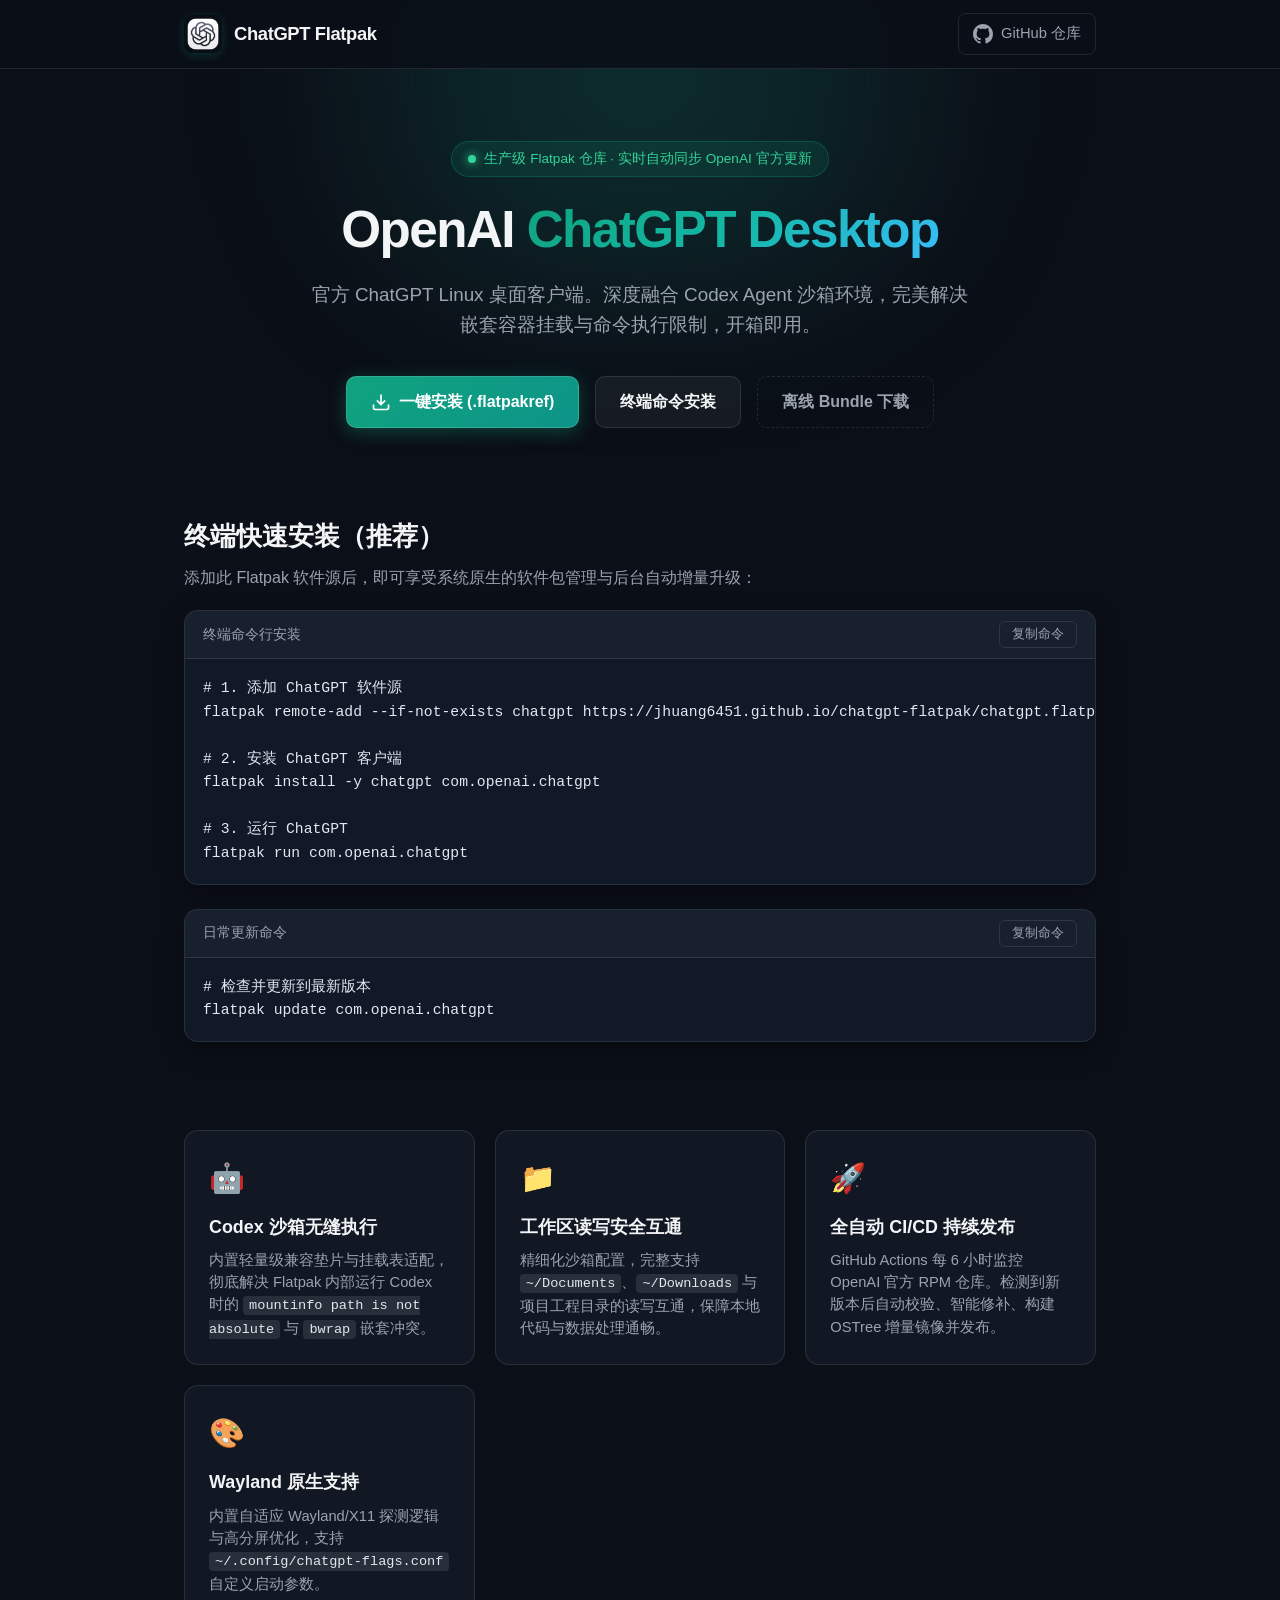
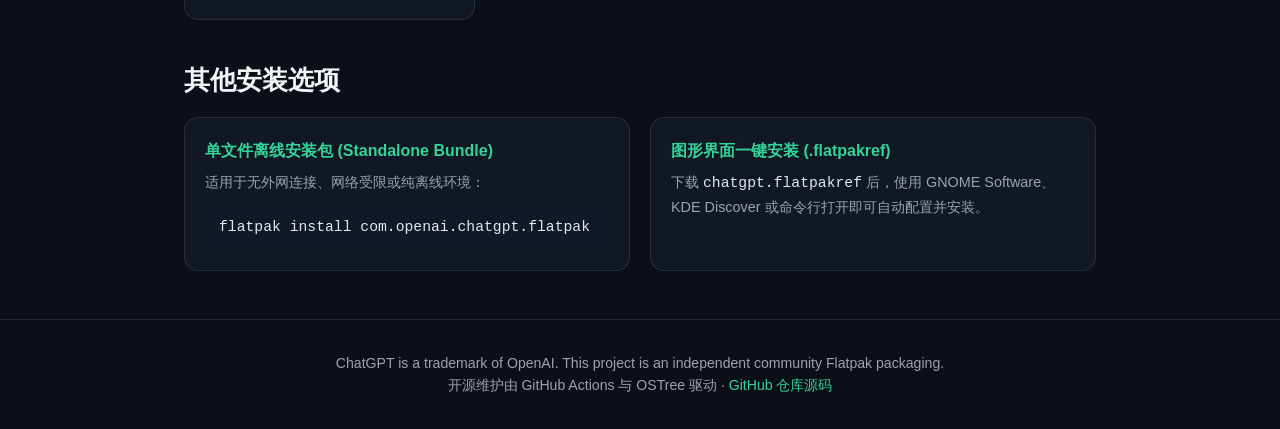
<file: index.html>
<!DOCTYPE html>
<html lang="zh-CN">
<head>
  <meta charset="UTF-8">
  <meta name="viewport" content="width=device-width, initial-scale=1.0">
  <title>ChatGPT Flatpak - OpenAI ChatGPT Linux 客户端一键安装与自动更新</title>
  <meta name="description" content="OpenAI ChatGPT Linux 官方桌面客户端的生产级 Flatpak 打包，集成 Codex 沙箱支持、一键安装、自动增量更新与 Wayland 原生支持。">
  <link rel="icon" type="image/png" href="icons/com.openai.chatgpt.png">
  <link rel="stylesheet" href="style.css">
</head>
<body>
  <div class="bg-glow"></div>
  <header class="header">
    <div class="container nav-content">
      <div class="logo-group">
        <img src="icons/com.openai.chatgpt.png" alt="ChatGPT Logo" class="app-icon">
        <span class="app-title">ChatGPT Flatpak</span>
      </div>
      <div class="nav-links">
        <a href="https://github.com/jhuang6451/chatgpt-flatpak" target="_blank" rel="noopener" class="nav-btn">
          <svg height="20" width="20" viewBox="0 0 16 16" fill="currentColor"><path d="M8 0C3.58 0 0 3.58 0 8c0 3.54 2.29 6.53 5.47 7.59.4.07.55-.17.55-.38 0-.19-.01-.82-.01-1.49-2.01.37-2.53-.49-2.69-.94-.09-.23-.48-.94-.82-1.13-.28-.15-.68-.52-.01-.53.63-.01 1.08.58 1.23.82.72 1.21 1.87.87 2.33.66.07-.52.28-.87.51-1.07-1.78-.2-3.64-.89-3.64-3.95 0-.87.31-1.59.82-2.15-.08-.2-.36-1.02.08-2.12 0 0 .67-.21 2.2.82.64-.18 1.32-.27 2-.27.68 0 1.36.09 2 .27 1.53-1.04 2.2-.82 2.2-.82.44 1.1.16 1.92.08 2.12.51.56.82 1.27.82 2.15 0 3.07-1.87 3.75-3.65 3.95.29.25.54.73.54 1.48 0 1.07-.01 1.93-.01 2.2 0 .21.15.46.55.38A8.013 8.013 0 0016 8c0-4.42-3.58-8-8-8z"/></svg>
          GitHub 仓库
        </a>
      </div>
    </div>
  </header>

  <main class="container main-content">
    <section class="hero">
      <div class="badge">
        <span class="badge-dot"></span>
        生产级 Flatpak 仓库 · 实时自动同步 OpenAI 官方更新
      </div>
      <h1 class="hero-title">
        OpenAI <span class="gradient-text">ChatGPT Desktop</span>
      </h1>
      <p class="hero-subtitle">
        官方 ChatGPT Linux 桌面客户端。深度融合 Codex Agent 沙箱环境，完美解决嵌套容器挂载与命令执行限制，开箱即用。
      </p>

      <div class="actions">
        <a href="chatgpt.flatpakref" class="btn btn-primary" download>
          <svg width="20" height="20" viewBox="0 0 24 24" fill="none" stroke="currentColor" stroke-width="2"><path d="M21 15v4a2 2 0 0 1-2 2H5a2 2 0 0 1-2-2v-4"/><polyline points="7 10 12 15 17 10"/><line x1="12" y1="15" x2="12" y2="3"/></svg>
          一键安装 (.flatpakref)
        </a>
        <a href="#cli-install" class="btn btn-secondary">
          终端命令安装
        </a>
        <a href="https://github.com/jhuang6451/chatgpt-flatpak/releases/latest" target="_blank" rel="noopener" class="btn btn-outline">
          离线 Bundle 下载
        </a>
      </div>
    </section>

    <section id="cli-install" class="install-section">
      <h2 class="section-title">终端快速安装（推荐）</h2>
      <p class="section-desc">添加此 Flatpak 软件源后，即可享受系统原生的软件包管理与后台自动增量升级：</p>

      <div class="code-box">
        <div class="code-header">
          <span>终端命令行安装</span>
          <button class="copy-btn" onclick="copyCode('install-cmd')">复制命令</button>
        </div>
        <pre><code id="install-cmd"># 1. 添加 ChatGPT 软件源
flatpak remote-add --if-not-exists chatgpt https://jhuang6451.github.io/chatgpt-flatpak/chatgpt.flatpakrepo

# 2. 安装 ChatGPT 客户端
flatpak install -y chatgpt com.openai.chatgpt

# 3. 运行 ChatGPT
flatpak run com.openai.chatgpt</code></pre>
      </div>

      <div class="code-box update-box">
        <div class="code-header">
          <span>日常更新命令</span>
          <button class="copy-btn" onclick="copyCode('update-cmd')">复制命令</button>
        </div>
        <pre><code id="update-cmd"># 检查并更新到最新版本
flatpak update com.openai.chatgpt</code></pre>
      </div>
    </section>

    <section class="features-grid">
      <div class="feature-card">
        <div class="feature-icon">🤖</div>
        <h3>Codex 沙箱无缝执行</h3>
        <p>内置轻量级兼容垫片与挂载表适配，彻底解决 Flatpak 内部运行 Codex 时的 <code>mountinfo path is not absolute</code> 与 <code>bwrap</code> 嵌套冲突。</p>
      </div>
      <div class="feature-card">
        <div class="feature-icon">📁</div>
        <h3>工作区读写安全互通</h3>
        <p>精细化沙箱配置，完整支持 <code>~/Documents</code>、<code>~/Downloads</code> 与项目工程目录的读写互通，保障本地代码与数据处理通畅。</p>
      </div>
      <div class="feature-card">
        <div class="feature-icon">🚀</div>
        <h3>全自动 CI/CD 持续发布</h3>
        <p>GitHub Actions 每 6 小时监控 OpenAI 官方 RPM 仓库。检测到新版本后自动校验、智能修补、构建 OSTree 增量镜像并发布。</p>
      </div>
      <div class="feature-card">
        <div class="feature-icon">🎨</div>
        <h3>Wayland 原生支持</h3>
        <p>内置自适应 Wayland/X11 探测逻辑与高分屏优化，支持 <code>~/.config/chatgpt-flags.conf</code> 自定义启动参数。</p>
      </div>
    </section>

    <section class="manual-section">
      <h2 class="section-title">其他安装选项</h2>
      <div class="cards-duo">
        <div class="sub-card">
          <h4>单文件离线安装包 (Standalone Bundle)</h4>
          <p>适用于无外网连接、网络受限或纯离线环境：</p>
          <pre><code>flatpak install com.openai.chatgpt.flatpak</code></pre>
        </div>
        <div class="sub-card">
          <h4>图形界面一键安装 (.flatpakref)</h4>
          <p>下载 <code>chatgpt.flatpakref</code> 后，使用 GNOME Software、KDE Discover 或命令行打开即可自动配置并安装。</p>
        </div>
      </div>
    </section>
  </main>

  <footer class="footer">
    <div class="container footer-content">
      <p>ChatGPT is a trademark of OpenAI. This project is an independent community Flatpak packaging.</p>
      <p>开源维护由 GitHub Actions 与 OSTree 驱动 · <a href="https://github.com/jhuang6451/chatgpt-flatpak" target="_blank" rel="noopener">GitHub 仓库源码</a></p>
    </div>
  </footer>

  <script>
    function copyCode(elementId) {
      const code = document.getElementById(elementId).innerText;
      navigator.clipboard.writeText(code).then(() => {
        const btn = event.target;
        const originalText = btn.innerText;
        btn.innerText = "已复制！";
        btn.classList.add("copied");
        setTimeout(() => {
          btn.innerText = originalText;
          btn.classList.remove("copied");
        }, 2000);
      });
    }
  </script>
</body>
</html>
</file>
<file: style.css>
:root {
  --bg-color: #0b0f17;
  --card-bg: rgba(20, 27, 40, 0.75);
  --card-border: rgba(255, 255, 255, 0.1);
  --text-primary: #f3f4f6;
  --text-secondary: #9ca3af;
  --accent-green: #10a37f;
  --accent-teal: #14b8a6;
  --accent-cyan: #38bdf8;
  --accent-blue: #3b82f6;
  --code-bg: #111827;
  --radius: 14px;
}

* {
  margin: 0;
  padding: 0;
  box-sizing: border-box;
}

body {
  font-family: -apple-system, BlinkMacSystemFont, "Segoe UI", Roboto, "Helvetica Neue", Arial, sans-serif;
  background-color: var(--bg-color);
  color: var(--text-primary);
  line-height: 1.6;
  position: relative;
  min-height: 100vh;
  overflow-x: hidden;
}

.bg-glow {
  position: fixed;
  top: -150px;
  left: 50%;
  transform: translateX(-50%);
  width: 900px;
  height: 450px;
  background: radial-gradient(circle, rgba(16, 163, 127, 0.22) 0%, rgba(20, 184, 166, 0.12) 40%, transparent 70%);
  filter: blur(80px);
  z-index: -1;
  pointer-events: none;
}

.container {
  max-width: 960px;
  margin: 0 auto;
  padding: 0 24px;
}

/* Header */
.header {
  border-bottom: 1px solid var(--card-border);
  backdrop-filter: blur(12px);
  position: sticky;
  top: 0;
  z-index: 50;
  background: rgba(11, 15, 23, 0.85);
}

.nav-content {
  display: flex;
  justify-content: space-between;
  align-items: center;
  height: 68px;
}

.logo-group {
  display: flex;
  align-items: center;
  gap: 12px;
}

.app-icon {
  width: 38px;
  height: 38px;
  border-radius: 8px;
  box-shadow: 0 2px 10px rgba(16, 163, 127, 0.25);
}

.app-title {
  font-weight: 700;
  font-size: 1.15rem;
  letter-spacing: -0.02em;
}

.nav-btn {
  display: inline-flex;
  align-items: center;
  gap: 8px;
  color: var(--text-secondary);
  text-decoration: none;
  font-size: 0.92rem;
  font-weight: 500;
  padding: 8px 14px;
  border-radius: 8px;
  border: 1px solid var(--card-border);
  transition: all 0.2s;
}

.nav-btn:hover {
  color: var(--text-primary);
  border-color: rgba(255, 255, 255, 0.25);
  background: rgba(255, 255, 255, 0.05);
}

/* Hero Section */
.hero {
  text-align: center;
  padding: 72px 0 48px;
}

.badge {
  display: inline-flex;
  align-items: center;
  gap: 8px;
  font-size: 0.85rem;
  font-weight: 500;
  color: #34d399;
  background: rgba(16, 163, 127, 0.12);
  border: 1px solid rgba(16, 163, 127, 0.28);
  padding: 6px 16px;
  border-radius: 9999px;
  margin-bottom: 24px;
}

.badge-dot {
  width: 8px;
  height: 8px;
  background-color: #34d399;
  border-radius: 50%;
  box-shadow: 0 0 10px #34d399;
}

.hero-title {
  font-size: 3.2rem;
  font-weight: 800;
  line-height: 1.15;
  letter-spacing: -0.03em;
  margin-bottom: 20px;
}

.gradient-text {
  background: linear-gradient(135deg, #10a37f 0%, #14b8a6 50%, #38bdf8 100%);
  -webkit-background-clip: text;
  -webkit-text-fill-color: transparent;
}

.hero-subtitle {
  font-size: 1.18rem;
  color: var(--text-secondary);
  max-width: 660px;
  margin: 0 auto 36px;
}

.actions {
  display: flex;
  gap: 16px;
  justify-content: center;
  flex-wrap: wrap;
}

.btn {
  display: inline-flex;
  align-items: center;
  gap: 8px;
  padding: 12px 24px;
  border-radius: 10px;
  font-size: 1rem;
  font-weight: 600;
  text-decoration: none;
  transition: all 0.2s;
  cursor: pointer;
}

.btn-primary {
  background: linear-gradient(135deg, #10a37f 0%, #0d9488 100%);
  color: #fff;
  border: 1px solid rgba(255, 255, 255, 0.15);
  box-shadow: 0 4px 18px rgba(16, 163, 127, 0.35);
}

.btn-primary:hover {
  transform: translateY(-2px);
  box-shadow: 0 6px 24px rgba(16, 163, 127, 0.5);
}

.btn-secondary {
  background: rgba(255, 255, 255, 0.05);
  color: var(--text-primary);
  border: 1px solid var(--card-border);
}

.btn-secondary:hover {
  background: rgba(255, 255, 255, 0.1);
  border-color: rgba(255, 255, 255, 0.25);
  transform: translateY(-2px);
}

.btn-outline {
  background: transparent;
  color: var(--text-secondary);
  border: 1px dashed var(--card-border);
}

.btn-outline:hover {
  color: var(--text-primary);
  border-color: rgba(255, 255, 255, 0.3);
  transform: translateY(-2px);
}

/* Install Section */
.install-section {
  padding: 40px 0;
}

.section-title {
  font-size: 1.6rem;
  font-weight: 700;
  margin-bottom: 8px;
}

.section-desc {
  color: var(--text-secondary);
  margin-bottom: 20px;
}

.code-box {
  background: var(--code-bg);
  border: 1px solid var(--card-border);
  border-radius: var(--radius);
  overflow: hidden;
  margin-bottom: 24px;
  box-shadow: 0 8px 24px rgba(0, 0, 0, 0.35);
}

.code-header {
  display: flex;
  justify-content: space-between;
  align-items: center;
  padding: 10px 18px;
  background: rgba(255, 255, 255, 0.03);
  border-bottom: 1px solid var(--card-border);
  font-size: 0.85rem;
  color: var(--text-secondary);
}

.copy-btn {
  background: transparent;
  border: 1px solid var(--card-border);
  color: var(--text-secondary);
  padding: 4px 12px;
  border-radius: 6px;
  font-size: 0.8rem;
  cursor: pointer;
  transition: all 0.2s;
}

.copy-btn:hover {
  color: var(--text-primary);
  border-color: rgba(255, 255, 255, 0.3);
  background: rgba(255, 255, 255, 0.05);
}

pre {
  padding: 18px;
  overflow-x: auto;
}

code {
  font-family: "JetBrains Mono", Consolas, "Liberation Mono", Menlo, monospace;
  font-size: 0.92rem;
  color: #e2e8f0;
}

/* Features Grid */
.features-grid {
  display: grid;
  grid-template-columns: repeat(auto-fit, minmax(260px, 1fr));
  gap: 20px;
  padding: 24px 0 40px;
}

.feature-card {
  background: var(--card-bg);
  border: 1px solid var(--card-border);
  border-radius: var(--radius);
  padding: 24px;
  transition: transform 0.2s, border-color 0.2s;
}

.feature-card:hover {
  transform: translateY(-3px);
  border-color: rgba(16, 163, 127, 0.35);
}

.feature-icon {
  font-size: 1.8rem;
  margin-bottom: 12px;
}

.feature-card h3 {
  font-size: 1.12rem;
  font-weight: 600;
  margin-bottom: 8px;
}

.feature-card p {
  color: var(--text-secondary);
  font-size: 0.92rem;
  line-height: 1.5;
}

.feature-card code {
  background: rgba(255, 255, 255, 0.1);
  padding: 2px 6px;
  border-radius: 4px;
  font-size: 0.85rem;
}

/* Manual Section */
.manual-section {
  padding-bottom: 48px;
}

.cards-duo {
  display: grid;
  grid-template-columns: repeat(auto-fit, minmax(300px, 1fr));
  gap: 20px;
  margin-top: 16px;
}

.sub-card {
  background: var(--card-bg);
  border: 1px solid var(--card-border);
  border-radius: var(--radius);
  padding: 20px;
}

.sub-card h4 {
  font-size: 1rem;
  margin-bottom: 8px;
  color: #34d399;
}

.sub-card p {
  color: var(--text-secondary);
  font-size: 0.9rem;
  margin-bottom: 12px;
}

.sub-card pre {
  padding: 10px 14px;
  border-radius: 8px;
  background: var(--code-bg);
}

/* Footer */
.footer {
  border-top: 1px solid var(--card-border);
  padding: 32px 0;
  text-align: center;
  color: var(--text-secondary);
  font-size: 0.88rem;
}

.footer a {
  color: #34d399;
  text-decoration: none;
}

.footer a:hover {
  text-decoration: underline;
}

@media (max-width: 640px) {
  .hero-title {
    font-size: 2.3rem;
  }
  .hero-subtitle {
    font-size: 1rem;
  }
  .cards-duo {
    grid-template-columns: 1fr;
  }
}
</file>
